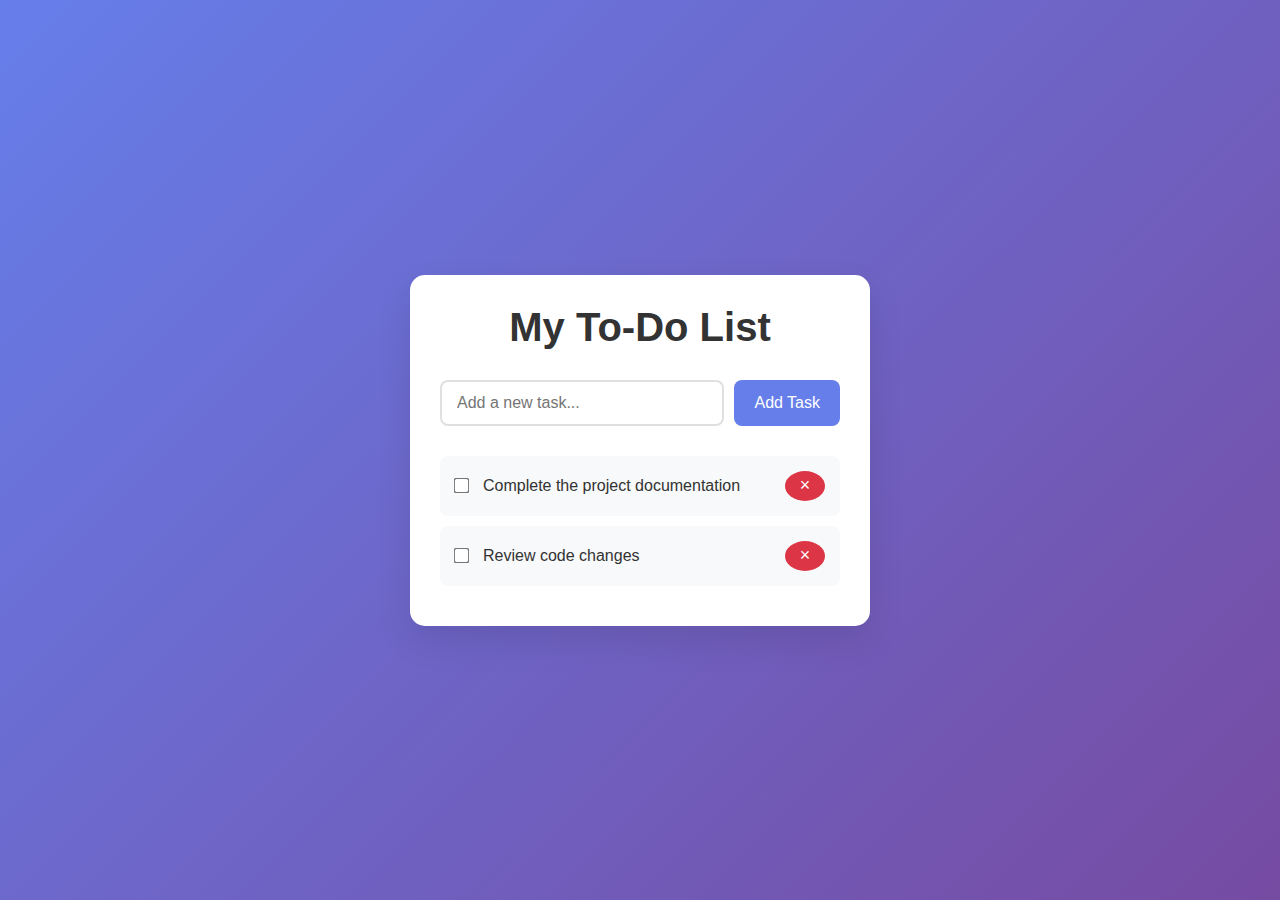
<file: to do list/index.html>
<!DOCTYPE html>
<html lang="en">
<head>
  <meta charset="UTF-8" />
  <meta name="viewport" content="width=device-width, initial-scale=1.0" />
  <title>To-Do List</title>
  <link rel="stylesheet" href="style.css" />
</head>
<body>
  <div class="container">
    <div class="todo-box">
      <h1>My To-Do List</h1>
      <div class="input-section">
        <input type="text" id="taskInput" placeholder="Add a new task..." />
        <button id="addBtn">Add Task</button>
      </div>
      <ul id="taskList">
        <li>
          <input type="checkbox" id="task1" onchange="toggleTask(this)">
          <label for="task1">Complete the project documentation</label>
          <button class="delete-btn" onclick="deleteTask(this)">×</button>
        </li>
        <li>
          <input type="checkbox" id="task2" onchange="toggleTask(this)">
          <label for="task2">Review code changes</label>
          <button class="delete-btn" onclick="deleteTask(this)">×</button>
        </li>
      </ul>
    </div>
  </div>

  <script src="script.js"></script>
</body>
</html>
</file>
<file: to do list/style.css>
* {
  margin: 0;
  padding: 0;
  box-sizing: border-box;
}

body {
  font-family: 'Arial', sans-serif;
  background: linear-gradient(135deg, #667eea 0%, #764ba2 100%);
  min-height: 100vh;
  display: flex;
  justify-content: center;
  align-items: center;
}

.container {
  width: 100%;
  max-width: 500px;
  padding: 20px;
}

.todo-box {
  background: white;
  border-radius: 15px;
  padding: 30px;
  box-shadow: 0 15px 35px rgba(0, 0, 0, 0.1);
  text-align: center;
}

h1 {
  color: #333;
  margin-bottom: 30px;
  font-size: 2.5em;
}

.input-section {
  display: flex;
  gap: 10px;
  margin-bottom: 30px;
}

#taskInput {
  flex: 1;
  padding: 12px 15px;
  border: 2px solid #e0e0e0;
  border-radius: 8px;
  font-size: 16px;
  outline: none;
  transition: border-color 0.3s;
}

#taskInput:focus {
  border-color: #667eea;
}

button {
  padding: 12px 20px;
  background: #667eea;
  color: white;
  border: none;
  border-radius: 8px;
  cursor: pointer;
  font-size: 16px;
  transition: background 0.3s;
}

button:hover {
  background: #5a67d8;
}

#taskList {
  list-style: none;
  text-align: left;
}

li {
  display: flex;
  align-items: center;
  padding: 15px;
  margin: 10px 0;
  background: #f8f9fa;
  border-radius: 8px;
  transition: all 0.3s;
}

li:hover {
  background: #e9ecef;
}

li.completed {
  opacity: 0.6;
  background: #d4edda;
}

li.completed label {
  text-decoration: line-through;
  color: #6c757d;
}

input[type="checkbox"] {
  margin-right: 15px;
  transform: scale(1.2);
  cursor: pointer;
}

label {
  flex: 1;
  font-size: 16px;
  cursor: pointer;
  color: #333;
}

.delete-btn {
  background: #dc3545;
  color: white;
  border: none;
  border-radius: 50%;
  width: 30px;
  height: 30px;
  font-size: 18px;
  cursor: pointer;
  display: flex;
  align-items: center;
  justify-content: center;
  transition: background 0.3s;
}

.delete-btn:hover {
  background: #c82333;
}

@media (max-width: 480px) {
  .container { padding: 10px; }
  .todo-box { padding: 20px; }
  .input-section { flex-direction: column; }
  h1 { font-size: 2em; }
}
</file>
